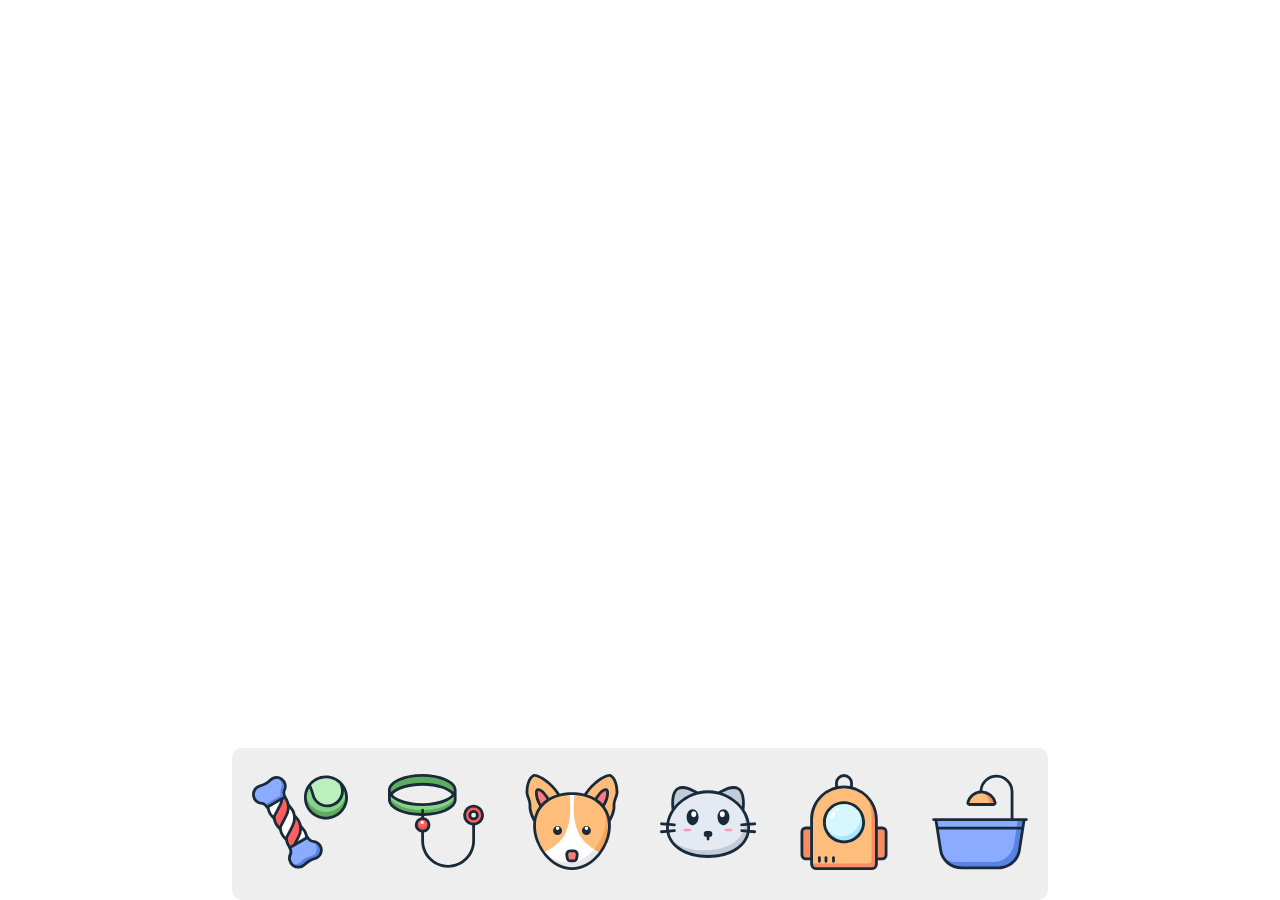
<file: index.html>
<!DOCTYPE html>
<html lang="en">
<head>
  <meta charset="UTF-8">
  <meta http-equiv="X-UA-Compatible" content="IE=edge">
  <meta name="viewport" content="width=device-width, initial-scale=1.0">
  <title>Document</title>
  <link rel="stylesheet" href="./index.css">
  <script src="./assets/iconfont.js"></script>
</head>
<body>
  <div class="wrap">
    <ul class="dock">
      <li>
        <svg class="icon" aria-hidden="true">
          <use xlink:href="#icon-chongwuwanju"></use>
        </svg>
      </li>
      <li>
        <svg class="icon" aria-hidden="true">
          <use xlink:href="#icon-xiangquanyongpin"></use>
        </svg>
      </li>
      <li>
        <svg class="icon" aria-hidden="true">
          <use xlink:href="#icon-gougouchushou"></use>
        </svg>
      </li>
      <li>
        <svg class="icon" aria-hidden="true">
          <use xlink:href="#icon-maomaochushou"></use>
        </svg>
      </li>
      <li>
        <svg class="icon" aria-hidden="true">
          <use xlink:href="#icon-waichuxiangbao"></use>
        </svg>
      </li>
      <li>
        <svg class="icon" aria-hidden="true">
          <use xlink:href="#icon-chongwuxiyu"></use>
        </svg>
      </li>
    </ul>
  </div>
  <script src="./index.js"></script>
</body>
</html>
</file>
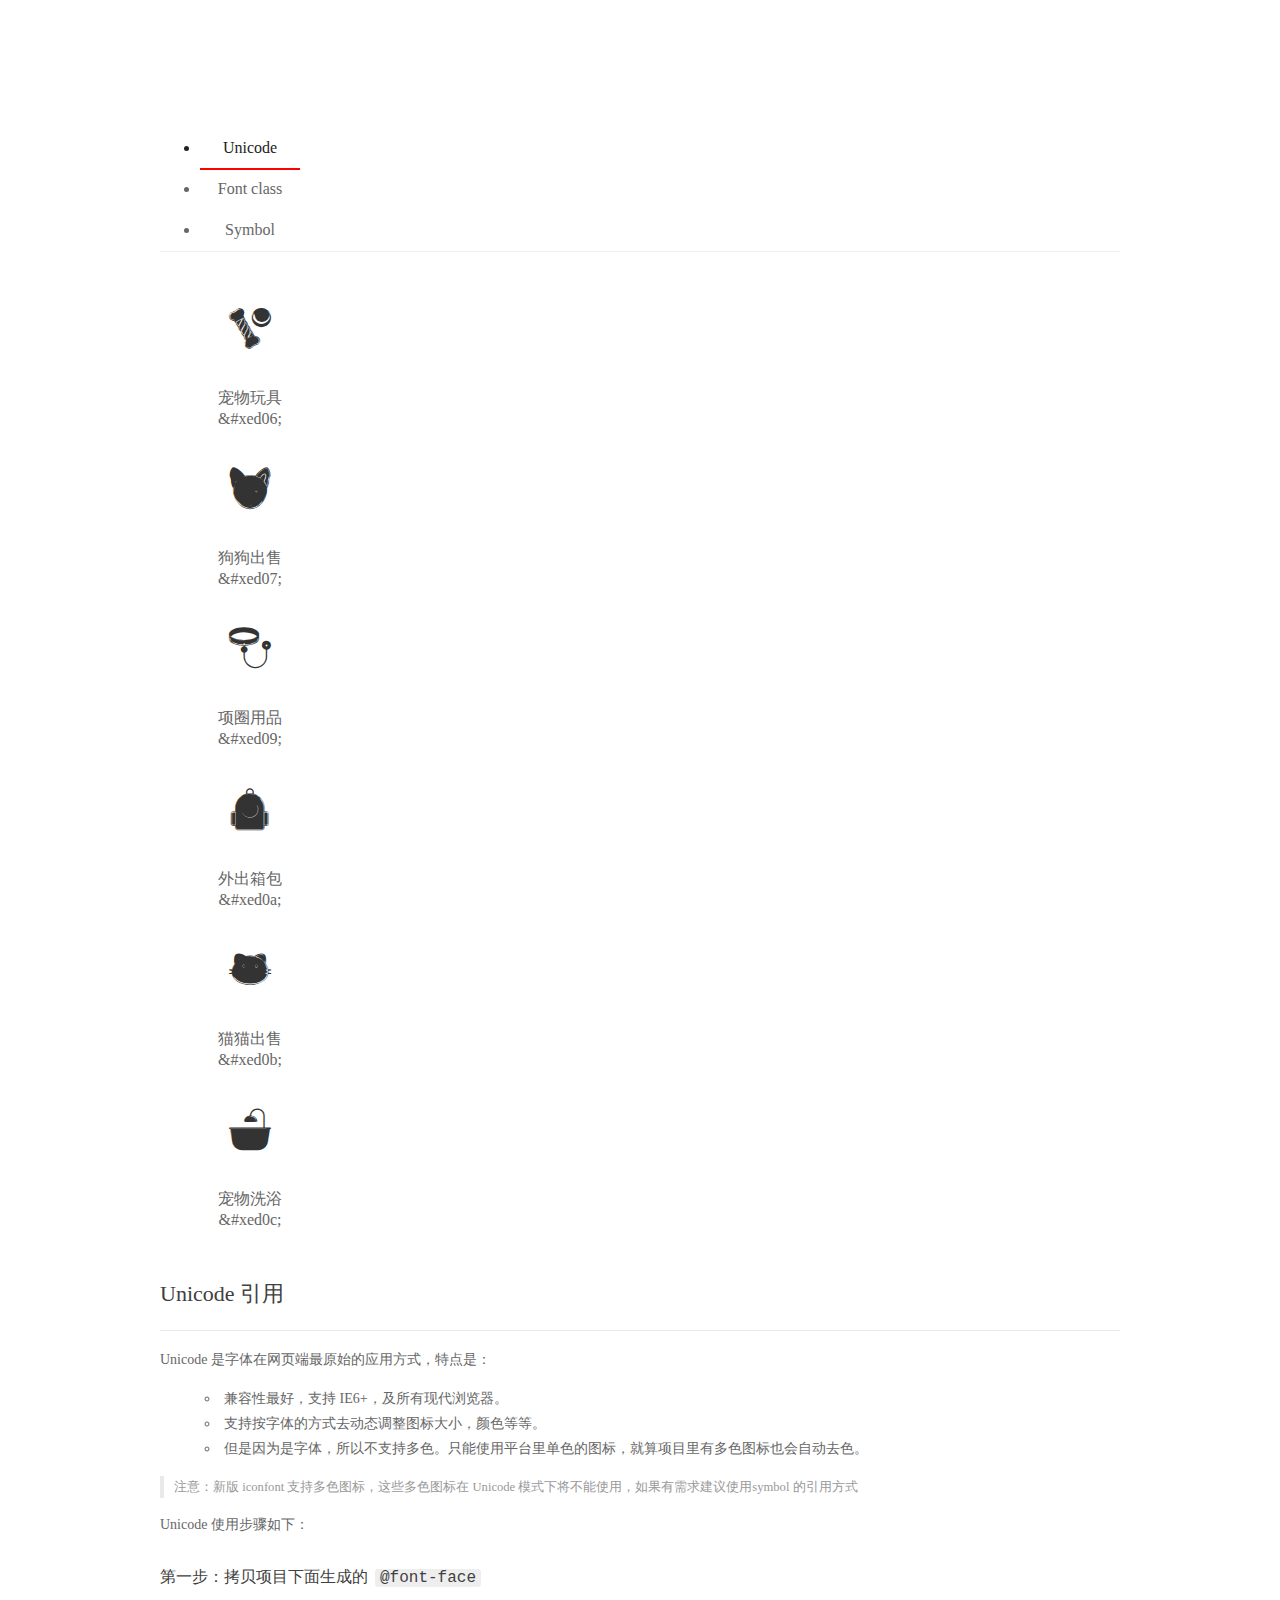
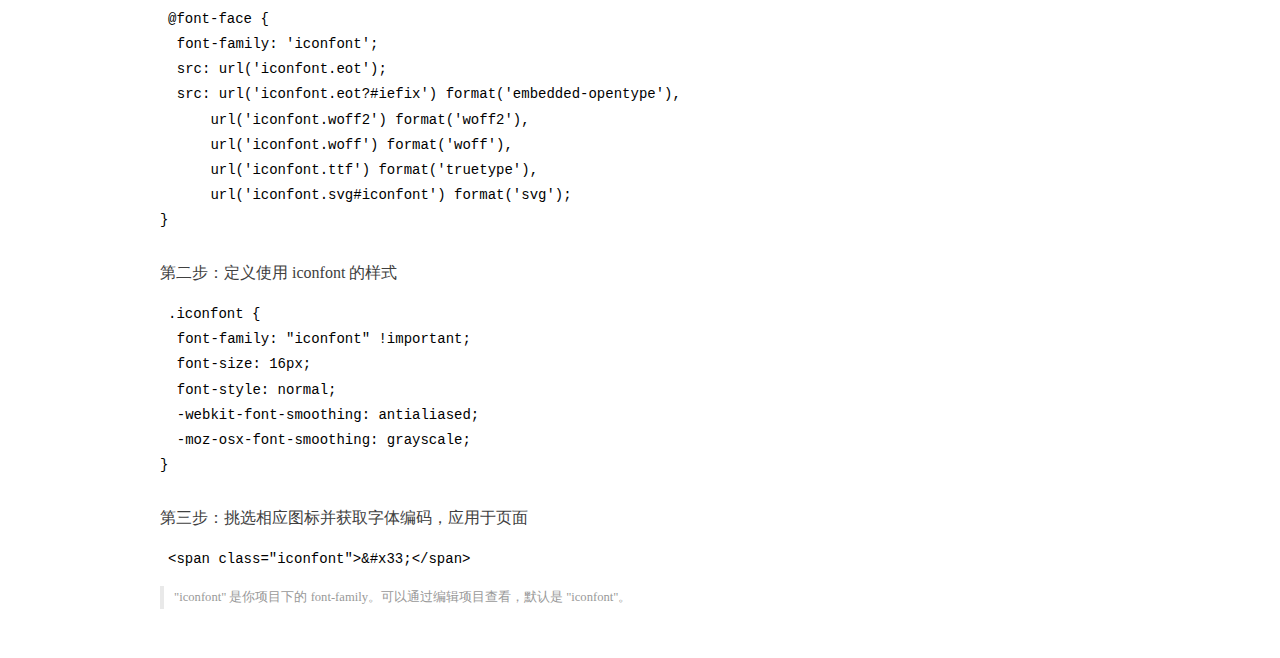
<file: assets/demo_index.html>
<!DOCTYPE html>
<html>
<head>
  <meta charset="utf-8"/>
  <title>IconFont Demo</title>
  <link rel="shortcut icon" href="//img.alicdn.com/imgextra/i2/O1CN01ZyAlrn1MwaMhqz36G_!!6000000001499-73-tps-64-64.ico" type="image/x-icon"/>
  <link rel="icon" type="image/svg+xml" href="//img.alicdn.com/imgextra/i4/O1CN01EYTRnJ297D6vehehJ_!!6000000008020-55-tps-64-64.svg"/>
  <link rel="stylesheet" href="https://g.alicdn.com/thx/cube/1.3.2/cube.min.css">
  <link rel="stylesheet" href="demo.css">
  <link rel="stylesheet" href="iconfont.css">
  <script src="iconfont.js"></script>
  <!-- jQuery -->
  <script src="https://a1.alicdn.com/oss/uploads/2018/12/26/7bfddb60-08e8-11e9-9b04-53e73bb6408b.js"></script>
  <!-- 代码高亮 -->
  <script src="https://a1.alicdn.com/oss/uploads/2018/12/26/a3f714d0-08e6-11e9-8a15-ebf944d7534c.js"></script>
</head>
<body>
  <div class="main">
    <h1 class="logo"><a href="https://www.iconfont.cn/" title="iconfont 首页" target="_blank">&#xe86b;</a></h1>
    <div class="nav-tabs">
      <ul id="tabs" class="dib-box">
        <li class="dib active"><span>Unicode</span></li>
        <li class="dib"><span>Font class</span></li>
        <li class="dib"><span>Symbol</span></li>
      </ul>
      
    </div>
    <div class="tab-container">
      <div class="content unicode" style="display: block;">
          <ul class="icon_lists dib-box">
          
            <li class="dib">
              <span class="icon iconfont">&#xed06;</span>
                <div class="name">宠物玩具</div>
                <div class="code-name">&amp;#xed06;</div>
              </li>
          
            <li class="dib">
              <span class="icon iconfont">&#xed07;</span>
                <div class="name">狗狗出售</div>
                <div class="code-name">&amp;#xed07;</div>
              </li>
          
            <li class="dib">
              <span class="icon iconfont">&#xed09;</span>
                <div class="name">项圈用品</div>
                <div class="code-name">&amp;#xed09;</div>
              </li>
          
            <li class="dib">
              <span class="icon iconfont">&#xed0a;</span>
                <div class="name">外出箱包</div>
                <div class="code-name">&amp;#xed0a;</div>
              </li>
          
            <li class="dib">
              <span class="icon iconfont">&#xed0b;</span>
                <div class="name">猫猫出售</div>
                <div class="code-name">&amp;#xed0b;</div>
              </li>
          
            <li class="dib">
              <span class="icon iconfont">&#xed0c;</span>
                <div class="name">宠物洗浴</div>
                <div class="code-name">&amp;#xed0c;</div>
              </li>
          
          </ul>
          <div class="article markdown">
          <h2 id="unicode-">Unicode 引用</h2>
          <hr>

          <p>Unicode 是字体在网页端最原始的应用方式，特点是：</p>
          <ul>
            <li>兼容性最好，支持 IE6+，及所有现代浏览器。</li>
            <li>支持按字体的方式去动态调整图标大小，颜色等等。</li>
            <li>但是因为是字体，所以不支持多色。只能使用平台里单色的图标，就算项目里有多色图标也会自动去色。</li>
          </ul>
          <blockquote>
            <p>注意：新版 iconfont 支持多色图标，这些多色图标在 Unicode 模式下将不能使用，如果有需求建议使用symbol 的引用方式</p>
          </blockquote>
          <p>Unicode 使用步骤如下：</p>
          <h3 id="-font-face">第一步：拷贝项目下面生成的 <code>@font-face</code></h3>
<pre><code class="language-css"
>@font-face {
  font-family: 'iconfont';
  src: url('iconfont.eot');
  src: url('iconfont.eot?#iefix') format('embedded-opentype'),
      url('iconfont.woff2') format('woff2'),
      url('iconfont.woff') format('woff'),
      url('iconfont.ttf') format('truetype'),
      url('iconfont.svg#iconfont') format('svg');
}
</code></pre>
          <h3 id="-iconfont-">第二步：定义使用 iconfont 的样式</h3>
<pre><code class="language-css"
>.iconfont {
  font-family: "iconfont" !important;
  font-size: 16px;
  font-style: normal;
  -webkit-font-smoothing: antialiased;
  -moz-osx-font-smoothing: grayscale;
}
</code></pre>
          <h3 id="-">第三步：挑选相应图标并获取字体编码，应用于页面</h3>
<pre>
<code class="language-html"
>&lt;span class="iconfont"&gt;&amp;#x33;&lt;/span&gt;
</code></pre>
          <blockquote>
            <p>"iconfont" 是你项目下的 font-family。可以通过编辑项目查看，默认是 "iconfont"。</p>
          </blockquote>
          </div>
      </div>
      <div class="content font-class">
        <ul class="icon_lists dib-box">
          
          <li class="dib">
            <span class="icon iconfont icon-chongwuwanju"></span>
            <div class="name">
              宠物玩具
            </div>
            <div class="code-name">.icon-chongwuwanju
            </div>
          </li>
          
          <li class="dib">
            <span class="icon iconfont icon-gougouchushou"></span>
            <div class="name">
              狗狗出售
            </div>
            <div class="code-name">.icon-gougouchushou
            </div>
          </li>
          
          <li class="dib">
            <span class="icon iconfont icon-xiangquanyongpin"></span>
            <div class="name">
              项圈用品
            </div>
            <div class="code-name">.icon-xiangquanyongpin
            </div>
          </li>
          
          <li class="dib">
            <span class="icon iconfont icon-waichuxiangbao"></span>
            <div class="name">
              外出箱包
            </div>
            <div class="code-name">.icon-waichuxiangbao
            </div>
          </li>
          
          <li class="dib">
            <span class="icon iconfont icon-maomaochushou"></span>
            <div class="name">
              猫猫出售
            </div>
            <div class="code-name">.icon-maomaochushou
            </div>
          </li>
          
          <li class="dib">
            <span class="icon iconfont icon-chongwuxiyu"></span>
            <div class="name">
              宠物洗浴
            </div>
            <div class="code-name">.icon-chongwuxiyu
            </div>
          </li>
          
        </ul>
        <div class="article markdown">
        <h2 id="font-class-">font-class 引用</h2>
        <hr>

        <p>font-class 是 Unicode 使用方式的一种变种，主要是解决 Unicode 书写不直观，语意不明确的问题。</p>
        <p>与 Unicode 使用方式相比，具有如下特点：</p>
        <ul>
          <li>兼容性良好，支持 IE8+，及所有现代浏览器。</li>
          <li>相比于 Unicode 语意明确，书写更直观。可以很容易分辨这个 icon 是什么。</li>
          <li>因为使用 class 来定义图标，所以当要替换图标时，只需要修改 class 里面的 Unicode 引用。</li>
          <li>不过因为本质上还是使用的字体，所以多色图标还是不支持的。</li>
        </ul>
        <p>使用步骤如下：</p>
        <h3 id="-fontclass-">第一步：引入项目下面生成的 fontclass 代码：</h3>
<pre><code class="language-html">&lt;link rel="stylesheet" href="./iconfont.css"&gt;
</code></pre>
        <h3 id="-">第二步：挑选相应图标并获取类名，应用于页面：</h3>
<pre><code class="language-html">&lt;span class="iconfont icon-xxx"&gt;&lt;/span&gt;
</code></pre>
        <blockquote>
          <p>"
            iconfont" 是你项目下的 font-family。可以通过编辑项目查看，默认是 "iconfont"。</p>
        </blockquote>
      </div>
      </div>
      <div class="content symbol">
          <ul class="icon_lists dib-box">
          
            <li class="dib">
                <svg class="icon svg-icon" aria-hidden="true">
                  <use xlink:href="#icon-chongwuwanju"></use>
                </svg>
                <div class="name">宠物玩具</div>
                <div class="code-name">#icon-chongwuwanju</div>
            </li>
          
            <li class="dib">
                <svg class="icon svg-icon" aria-hidden="true">
                  <use xlink:href="#icon-gougouchushou"></use>
                </svg>
                <div class="name">狗狗出售</div>
                <div class="code-name">#icon-gougouchushou</div>
            </li>
          
            <li class="dib">
                <svg class="icon svg-icon" aria-hidden="true">
                  <use xlink:href="#icon-xiangquanyongpin"></use>
                </svg>
                <div class="name">项圈用品</div>
                <div class="code-name">#icon-xiangquanyongpin</div>
            </li>
          
            <li class="dib">
                <svg class="icon svg-icon" aria-hidden="true">
                  <use xlink:href="#icon-waichuxiangbao"></use>
                </svg>
                <div class="name">外出箱包</div>
                <div class="code-name">#icon-waichuxiangbao</div>
            </li>
          
            <li class="dib">
                <svg class="icon svg-icon" aria-hidden="true">
                  <use xlink:href="#icon-maomaochushou"></use>
                </svg>
                <div class="name">猫猫出售</div>
                <div class="code-name">#icon-maomaochushou</div>
            </li>
          
            <li class="dib">
                <svg class="icon svg-icon" aria-hidden="true">
                  <use xlink:href="#icon-chongwuxiyu"></use>
                </svg>
                <div class="name">宠物洗浴</div>
                <div class="code-name">#icon-chongwuxiyu</div>
            </li>
          
          </ul>
          <div class="article markdown">
          <h2 id="symbol-">Symbol 引用</h2>
          <hr>

          <p>这是一种全新的使用方式，应该说这才是未来的主流，也是平台目前推荐的用法。相关介绍可以参考这篇<a href="">文章</a>
            这种用法其实是做了一个 SVG 的集合，与另外两种相比具有如下特点：</p>
          <ul>
            <li>支持多色图标了，不再受单色限制。</li>
            <li>通过一些技巧，支持像字体那样，通过 <code>font-size</code>, <code>color</code> 来调整样式。</li>
            <li>兼容性较差，支持 IE9+，及现代浏览器。</li>
            <li>浏览器渲染 SVG 的性能一般，还不如 png。</li>
          </ul>
          <p>使用步骤如下：</p>
          <h3 id="-symbol-">第一步：引入项目下面生成的 symbol 代码：</h3>
<pre><code class="language-html">&lt;script src="./iconfont.js"&gt;&lt;/script&gt;
</code></pre>
          <h3 id="-css-">第二步：加入通用 CSS 代码（引入一次就行）：</h3>
<pre><code class="language-html">&lt;style&gt;
.icon {
  width: 1em;
  height: 1em;
  vertical-align: -0.15em;
  fill: currentColor;
  overflow: hidden;
}
&lt;/style&gt;
</code></pre>
          <h3 id="-">第三步：挑选相应图标并获取类名，应用于页面：</h3>
<pre><code class="language-html">&lt;svg class="icon" aria-hidden="true"&gt;
  &lt;use xlink:href="#icon-xxx"&gt;&lt;/use&gt;
&lt;/svg&gt;
</code></pre>
          </div>
      </div>

    </div>
  </div>
  <script>
  $(document).ready(function () {
      $('.tab-container .content:first').show()

      $('#tabs li').click(function (e) {
        var tabContent = $('.tab-container .content')
        var index = $(this).index()

        if ($(this).hasClass('active')) {
          return
        } else {
          $('#tabs li').removeClass('active')
          $(this).addClass('active')

          tabContent.hide().eq(index).fadeIn()
        }
      })
    })
  </script>
</body>
</html>
</file>
<file: index.css>
* {
  margin: 0;
  padding: 0;
}

body {
  width: 100vw;
  height: 100vh;
  overflow: hidden;
  display: flex;
  justify-content: center;
  align-items: flex-end;
  font-size: 15px;
}

.icon {
  width: 1em;
  height: 1em;
  vertical-align: -0.15em;
  fill: currentColor;
  overflow: hidden;
  pointer-events: none;
}

.dock {
  list-style: none;
  display: flex;
  justify-content: center;
  align-items: center;
  background-color: #eee;
  border-radius: 10px;
}

.dock li {
  height: 112px;
  padding: 20px;
  --scale: 1;
  font-size: calc(6rem * var(--scale));
  transition: 15ms all ease-in;
  position: relative;
  top: calc(6rem - 6rem * var(--scale));
}
</file>
<file: assets/demo.css>
/* Logo 字体 */
@font-face {
  font-family: "iconfont logo";
  src: url('https://at.alicdn.com/t/font_985780_km7mi63cihi.eot?t=1545807318834');
  src: url('https://at.alicdn.com/t/font_985780_km7mi63cihi.eot?t=1545807318834#iefix') format('embedded-opentype'),
    url('https://at.alicdn.com/t/font_985780_km7mi63cihi.woff?t=1545807318834') format('woff'),
    url('https://at.alicdn.com/t/font_985780_km7mi63cihi.ttf?t=1545807318834') format('truetype'),
    url('https://at.alicdn.com/t/font_985780_km7mi63cihi.svg?t=1545807318834#iconfont') format('svg');
}

.logo {
  font-family: "iconfont logo";
  font-size: 160px;
  font-style: normal;
  -webkit-font-smoothing: antialiased;
  -moz-osx-font-smoothing: grayscale;
}

/* tabs */
.nav-tabs {
  position: relative;
}

.nav-tabs .nav-more {
  position: absolute;
  right: 0;
  bottom: 0;
  height: 42px;
  line-height: 42px;
  color: #666;
}

#tabs {
  border-bottom: 1px solid #eee;
}

#tabs li {
  cursor: pointer;
  width: 100px;
  height: 40px;
  line-height: 40px;
  text-align: center;
  font-size: 16px;
  border-bottom: 2px solid transparent;
  position: relative;
  z-index: 1;
  margin-bottom: -1px;
  color: #666;
}


#tabs .active {
  border-bottom-color: #f00;
  color: #222;
}

.tab-container .content {
  display: none;
}

/* 页面布局 */
.main {
  padding: 30px 100px;
  width: 960px;
  margin: 0 auto;
}

.main .logo {
  color: #333;
  text-align: left;
  margin-bottom: 30px;
  line-height: 1;
  height: 110px;
  margin-top: -50px;
  overflow: hidden;
  *zoom: 1;
}

.main .logo a {
  font-size: 160px;
  color: #333;
}

.helps {
  margin-top: 40px;
}

.helps pre {
  padding: 20px;
  margin: 10px 0;
  border: solid 1px #e7e1cd;
  background-color: #fffdef;
  overflow: auto;
}

.icon_lists {
  width: 100% !important;
  overflow: hidden;
  *zoom: 1;
}

.icon_lists li {
  width: 100px;
  margin-bottom: 10px;
  margin-right: 20px;
  text-align: center;
  list-style: none !important;
  cursor: default;
}

.icon_lists li .code-name {
  line-height: 1.2;
}

.icon_lists .icon {
  display: block;
  height: 100px;
  line-height: 100px;
  font-size: 42px;
  margin: 10px auto;
  color: #333;
  -webkit-transition: font-size 0.25s linear, width 0.25s linear;
  -moz-transition: font-size 0.25s linear, width 0.25s linear;
  transition: font-size 0.25s linear, width 0.25s linear;
}

.icon_lists .icon:hover {
  font-size: 100px;
}

.icon_lists .svg-icon {
  /* 通过设置 font-size 来改变图标大小 */
  width: 1em;
  /* 图标和文字相邻时，垂直对齐 */
  vertical-align: -0.15em;
  /* 通过设置 color 来改变 SVG 的颜色/fill */
  fill: currentColor;
  /* path 和 stroke 溢出 viewBox 部分在 IE 下会显示
      normalize.css 中也包含这行 */
  overflow: hidden;
}

.icon_lists li .name,
.icon_lists li .code-name {
  color: #666;
}

/* markdown 样式 */
.markdown {
  color: #666;
  font-size: 14px;
  line-height: 1.8;
}

.highlight {
  line-height: 1.5;
}

.markdown img {
  vertical-align: middle;
  max-width: 100%;
}

.markdown h1 {
  color: #404040;
  font-weight: 500;
  line-height: 40px;
  margin-bottom: 24px;
}

.markdown h2,
.markdown h3,
.markdown h4,
.markdown h5,
.markdown h6 {
  color: #404040;
  margin: 1.6em 0 0.6em 0;
  font-weight: 500;
  clear: both;
}

.markdown h1 {
  font-size: 28px;
}

.markdown h2 {
  font-size: 22px;
}

.markdown h3 {
  font-size: 16px;
}

.markdown h4 {
  font-size: 14px;
}

.markdown h5 {
  font-size: 12px;
}

.markdown h6 {
  font-size: 12px;
}

.markdown hr {
  height: 1px;
  border: 0;
  background: #e9e9e9;
  margin: 16px 0;
  clear: both;
}

.markdown p {
  margin: 1em 0;
}

.markdown>p,
.markdown>blockquote,
.markdown>.highlight,
.markdown>ol,
.markdown>ul {
  width: 80%;
}

.markdown ul>li {
  list-style: circle;
}

.markdown>ul li,
.markdown blockquote ul>li {
  margin-left: 20px;
  padding-left: 4px;
}

.markdown>ul li p,
.markdown>ol li p {
  margin: 0.6em 0;
}

.markdown ol>li {
  list-style: decimal;
}

.markdown>ol li,
.markdown blockquote ol>li {
  margin-left: 20px;
  padding-left: 4px;
}

.markdown code {
  margin: 0 3px;
  padding: 0 5px;
  background: #eee;
  border-radius: 3px;
}

.markdown strong,
.markdown b {
  font-weight: 600;
}

.markdown>table {
  border-collapse: collapse;
  border-spacing: 0px;
  empty-cells: show;
  border: 1px solid #e9e9e9;
  width: 95%;
  margin-bottom: 24px;
}

.markdown>table th {
  white-space: nowrap;
  color: #333;
  font-weight: 600;
}

.markdown>table th,
.markdown>table td {
  border: 1px solid #e9e9e9;
  padding: 8px 16px;
  text-align: left;
}

.markdown>table th {
  background: #F7F7F7;
}

.markdown blockquote {
  font-size: 90%;
  color: #999;
  border-left: 4px solid #e9e9e9;
  padding-left: 0.8em;
  margin: 1em 0;
}

.markdown blockquote p {
  margin: 0;
}

.markdown .anchor {
  opacity: 0;
  transition: opacity 0.3s ease;
  margin-left: 8px;
}

.markdown .waiting {
  color: #ccc;
}

.markdown h1:hover .anchor,
.markdown h2:hover .anchor,
.markdown h3:hover .anchor,
.markdown h4:hover .anchor,
.markdown h5:hover .anchor,
.markdown h6:hover .anchor {
  opacity: 1;
  display: inline-block;
}

.markdown>br,
.markdown>p>br {
  clear: both;
}


.hljs {
  display: block;
  background: white;
  padding: 0.5em;
  color: #333333;
  overflow-x: auto;
}

.hljs-comment,
.hljs-meta {
  color: #969896;
}

.hljs-string,
.hljs-variable,
.hljs-template-variable,
.hljs-strong,
.hljs-emphasis,
.hljs-quote {
  color: #df5000;
}

.hljs-keyword,
.hljs-selector-tag,
.hljs-type {
  color: #a71d5d;
}

.hljs-literal,
.hljs-symbol,
.hljs-bullet,
.hljs-attribute {
  color: #0086b3;
}

.hljs-section,
.hljs-name {
  color: #63a35c;
}

.hljs-tag {
  color: #333333;
}

.hljs-title,
.hljs-attr,
.hljs-selector-id,
.hljs-selector-class,
.hljs-selector-attr,
.hljs-selector-pseudo {
  color: #795da3;
}

.hljs-addition {
  color: #55a532;
  background-color: #eaffea;
}

.hljs-deletion {
  color: #bd2c00;
  background-color: #ffecec;
}

.hljs-link {
  text-decoration: underline;
}

/* 代码高亮 */
/* PrismJS 1.15.0
https://prismjs.com/download.html#themes=prism&languages=markup+css+clike+javascript */
/**
 * prism.js default theme for JavaScript, CSS and HTML
 * Based on dabblet (http://dabblet.com)
 * @author Lea Verou
 */
code[class*="language-"],
pre[class*="language-"] {
  color: black;
  background: none;
  text-shadow: 0 1px white;
  font-family: Consolas, Monaco, 'Andale Mono', 'Ubuntu Mono', monospace;
  text-align: left;
  white-space: pre;
  word-spacing: normal;
  word-break: normal;
  word-wrap: normal;
  line-height: 1.5;

  -moz-tab-size: 4;
  -o-tab-size: 4;
  tab-size: 4;

  -webkit-hyphens: none;
  -moz-hyphens: none;
  -ms-hyphens: none;
  hyphens: none;
}

pre[class*="language-"]::-moz-selection,
pre[class*="language-"] ::-moz-selection,
code[class*="language-"]::-moz-selection,
code[class*="language-"] ::-moz-selection {
  text-shadow: none;
  background: #b3d4fc;
}

pre[class*="language-"]::selection,
pre[class*="language-"] ::selection,
code[class*="language-"]::selection,
code[class*="language-"] ::selection {
  text-shadow: none;
  background: #b3d4fc;
}

@media print {

  code[class*="language-"],
  pre[class*="language-"] {
    text-shadow: none;
  }
}

/* Code blocks */
pre[class*="language-"] {
  padding: 1em;
  margin: .5em 0;
  overflow: auto;
}

:not(pre)>code[class*="language-"],
pre[class*="language-"] {
  background: #f5f2f0;
}

/* Inline code */
:not(pre)>code[class*="language-"] {
  padding: .1em;
  border-radius: .3em;
  white-space: normal;
}

.token.comment,
.token.prolog,
.token.doctype,
.token.cdata {
  color: slategray;
}

.token.punctuation {
  color: #999;
}

.namespace {
  opacity: .7;
}

.token.property,
.token.tag,
.token.boolean,
.token.number,
.token.constant,
.token.symbol,
.token.deleted {
  color: #905;
}

.token.selector,
.token.attr-name,
.token.string,
.token.char,
.token.builtin,
.token.inserted {
  color: #690;
}

.token.operator,
.token.entity,
.token.url,
.language-css .token.string,
.style .token.string {
  color: #9a6e3a;
  background: hsla(0, 0%, 100%, .5);
}

.token.atrule,
.token.attr-value,
.token.keyword {
  color: #07a;
}

.token.function,
.token.class-name {
  color: #DD4A68;
}

.token.regex,
.token.important,
.token.variable {
  color: #e90;
}

.token.important,
.token.bold {
  font-weight: bold;
}

.token.italic {
  font-style: italic;
}

.token.entity {
  cursor: help;
}
</file>
<file: assets/iconfont.css>
@font-face {font-family: "iconfont";
  src: url('iconfont.eot?t=1617772492514'); /* IE9 */
  src: url('iconfont.eot?t=1617772492514#iefix') format('embedded-opentype'), /* IE6-IE8 */
  url('[data-uri]') format('woff2'),
  url('iconfont.woff?t=1617772492514') format('woff'),
  url('iconfont.ttf?t=1617772492514') format('truetype'), /* chrome, firefox, opera, Safari, Android, iOS 4.2+ */
  url('iconfont.svg?t=1617772492514#iconfont') format('svg'); /* iOS 4.1- */
}

.iconfont {
  font-family: "iconfont" !important;
  font-size: 16px;
  font-style: normal;
  -webkit-font-smoothing: antialiased;
  -moz-osx-font-smoothing: grayscale;
}

.icon-chongwuwanju:before {
  content: "\ed06";
}

.icon-gougouchushou:before {
  content: "\ed07";
}

.icon-xiangquanyongpin:before {
  content: "\ed09";
}

.icon-waichuxiangbao:before {
  content: "\ed0a";
}

.icon-maomaochushou:before {
  content: "\ed0b";
}

.icon-chongwuxiyu:before {
  content: "\ed0c";
}
</file>
